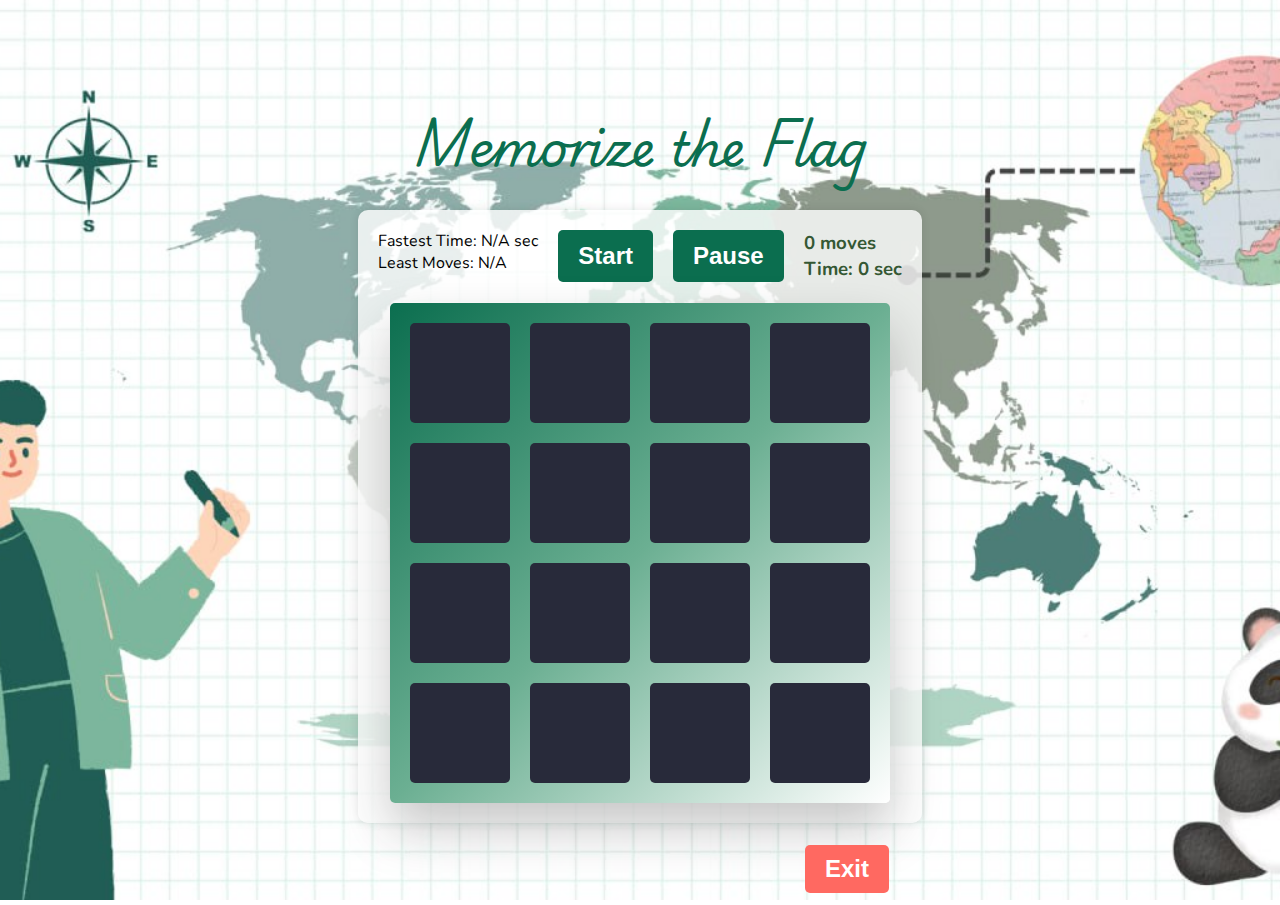
<file: game1.html>
<!DOCTYPE html>
<html lang="en">
<head>
    <meta charset="UTF-8">
    <meta http-equiv="X-UA-Compatible" content="IE=edge">
    <meta name="viewport" content="width=device-width, initial-scale=1.0">
    <title>Game 1</title>
    <link rel="stylesheet" href="game1.css">
    <script src="game1.js" defer></script>
</head>
<body>
    <h1>Memorize the Flag</h1>
    <div class="player-name" id="player-name"></div>
    <div class="game">
        <div class="controls">
            <div class="best-stats">
                <div>Fastest Time: <span class="fastest-time">N/A</span> sec</div>
                <div>Least Moves: <span class="least-moves">N/A</span></div>
            </div>
            <button class="start">Start</button>
            <button class="pause">Pause</button>
            <div class="stats">
                <div class="moves">0 moves</div>
                <div class="timer">Time: 0 sec</div>
            </div>
        </div>
        <div class="board-container">
            <div class="board" data-dimension="4"></div>
            <div class="win">Congratulations!</div>
            <!-- Exit button -->
            <button class="exit-button">Exit</button>
        </div>
    </div>

    <!-- Popup Modal -->
    <div class="popup-overlay" id="popup-overlay">
        <div class="popup">
            <p id="thank-you-message"></p>
            <button class="confirm-exit">OK</button>
        </div>
    </div>

    <script>
        // Function to get URL parameters
        function getQueryParams() {
            const params = new URLSearchParams(window.location.search);
            return {
                name: params.get('name')
            };
        }

        window.onload = function() {
            const { name } = getQueryParams();
            if (name) {
                const playerNameElement = document.createElement('p');
                playerNameElement.textContent = `Player : ${name}`;
                document.body.insertBefore(playerNameElement, document.querySelector('.game'));

                // Save player name to localStorage
                localStorage.setItem('playerName', name);
            }
        };
    </script>
</body>
</html>
</file>
<file: game1.css>
@import url('https://fonts.googleapis.com/css2?family=Noto+Serif:ital,wght@0,100..900;1,100..900&family=Nunito:ital,wght@0,200..1000;1,200..1000&family=Playwrite+AU+TAS:wght@100..400&display=swap');

html, body {
    margin: 0;
    padding: 0;
    width: 100%;
    height: 100%;
    display: flex;
    flex-direction: column;
    align-items: center;
    justify-content: center;
    font-family: "Nunito", sans-serif;
    background-image: url('image/gameback.jpg');
    background-size: cover;
	background-attachment: fixed;
    background-position: center;
    background-repeat: no-repeat;
}

h1 {
    font-family: "Playwrite AU TAS", cursive;
    font-weight: 400;
    font-size: 36pt;
    color: #0B6E4F;
    margin: 20px 0;
    text-align: center;
}

p {
    font-family: "Noto Serif", serif;
    font-size: 20pt;
    color: #355834;
    text-align: center;
    font-weight: bold;
    margin: 10px 0;
}


.game {
    display: flex;
    flex-direction: column;
    align-items: center;
    justify-content: center;
    gap: 20px;
    background-color: rgba(255, 255, 255, 0.8); /* Example background for .game */
    padding: 20px;
    border-radius: 10px;
    box-shadow: 0 0 10px rgba(0, 0, 0, 0.1);
}


.controls {
    display: flex;
    gap: 20px;
    margin-bottom: 1px;
}

button {
    background: #0B6E4F;
    color: #FFF;
    border-radius: 5px;
    padding: 10px 20px;
    border: 0;
    cursor: pointer;
    font-family: Arial, Helvetica, sans-serif;
    font-size: 18pt;
    font-weight: bold;
}

.disabled {
    color: #FFD1DC;
}

.stats {
    color: #355834;
    font-size: 14pt;
    font-weight: bold;
}

.board-container {
    position: relative;
}

.board,
.win {
    border-radius: 5px;
    box-shadow: 0 25px 50px rgb(33 33 33 / 25%);
    background: linear-gradient(135deg, #358873 0%, #0B6E4F 0%, #6BAF92 50%, #FFF 100%);
    transition: transform .6s cubic-bezier(0.4, 0.0, 0.2, 1);
    backface-visibility: hidden;
}

.board {
    padding: 20px;
    display: grid;
    grid-template-columns: repeat(4, auto);
    grid-gap: 20px;
}

.board-container.flipped .board {
    transform: rotateY(180deg) rotateZ(50deg);
}

.board-container.flipped .win {
    transform: rotateY(0) rotateZ(0);
}

.card {
    position: relative;
    width: 100px;
    height: 100px;
    cursor: pointer;
}

.card-front,
.card-back {
    position: absolute;
    border-radius: 5px;
    width: 100%;
    height: 100%;
    background: #282A3A;
    transition: transform .6s cubic-bezier(0.4, 0.0, 0.2, 1);
    backface-visibility: hidden;
}

.card-back {
    transform: rotateY(180deg) rotateZ(50deg);
    font-size: 28pt;
    user-select: none;
    text-align: center;
    line-height: 100px;
    background: #FDF8E6;
}

.card.flipped .card-front {
    transform: rotateY(180deg) rotateZ(50deg);
}

.card.flipped .card-back {
    transform: rotateY(0) rotateZ(0);
}

.win {
    position: absolute;
    top: 0;
    left: 0;
    width: 100%;
    height: 100%;
    text-align: center;
    background: #FDF8E6;
    transform: rotateY(180deg) rotateZ(50deg);
}

.win-text {
    position: absolute;
    top: 50%;
    left: 50%;
    transform: translate(-50%, -50%);
    font-size: 21pt;
    color: #282A3A;
}

.highlight {
    color: #c00358;
}

.exit-button {
    position: absolute;
    bottom: -90px;
    right: 1px;
    padding: 10px 20px;
    background-color: #FF6961;
    color: white;
    border: none;
    cursor: pointer;
    z-index: 1000;
}

.paused {
    animation: blink 1s step-end infinite;
}

@keyframes blink {
    50% {
        opacity: 0;
    }
}

.popup-overlay {
    position: fixed;
    top: 0;
    left: 0;
    width: 100%;
    height: 100%;
    background: rgba(0, 0, 0, 0.5);
    display: flex;
    align-items: center;
    justify-content: center;
    visibility: hidden;
    opacity: 0;
    transition: visibility 0s, opacity 0.3s;
}

.popup {
    background: white;
    padding: 20px;
    border-radius: 10px;
    text-align: center;
    box-shadow: 0 0 10px rgba(0, 0, 0, 0.1);
}

.popup-overlay.show {
    visibility: visible;
    opacity: 1;
}

.confirm-exit {
    background: #0B6E4F;
    color: #FFF;
    border-radius: 5px;
    padding: 10px 20px;
    border: 0;
    cursor: pointer;
    font-family: Arial, Helvetica, sans-serif;
    font-size: 18pt;
    font-weight: bold;
    margin-top: 20px;
}
</file>
